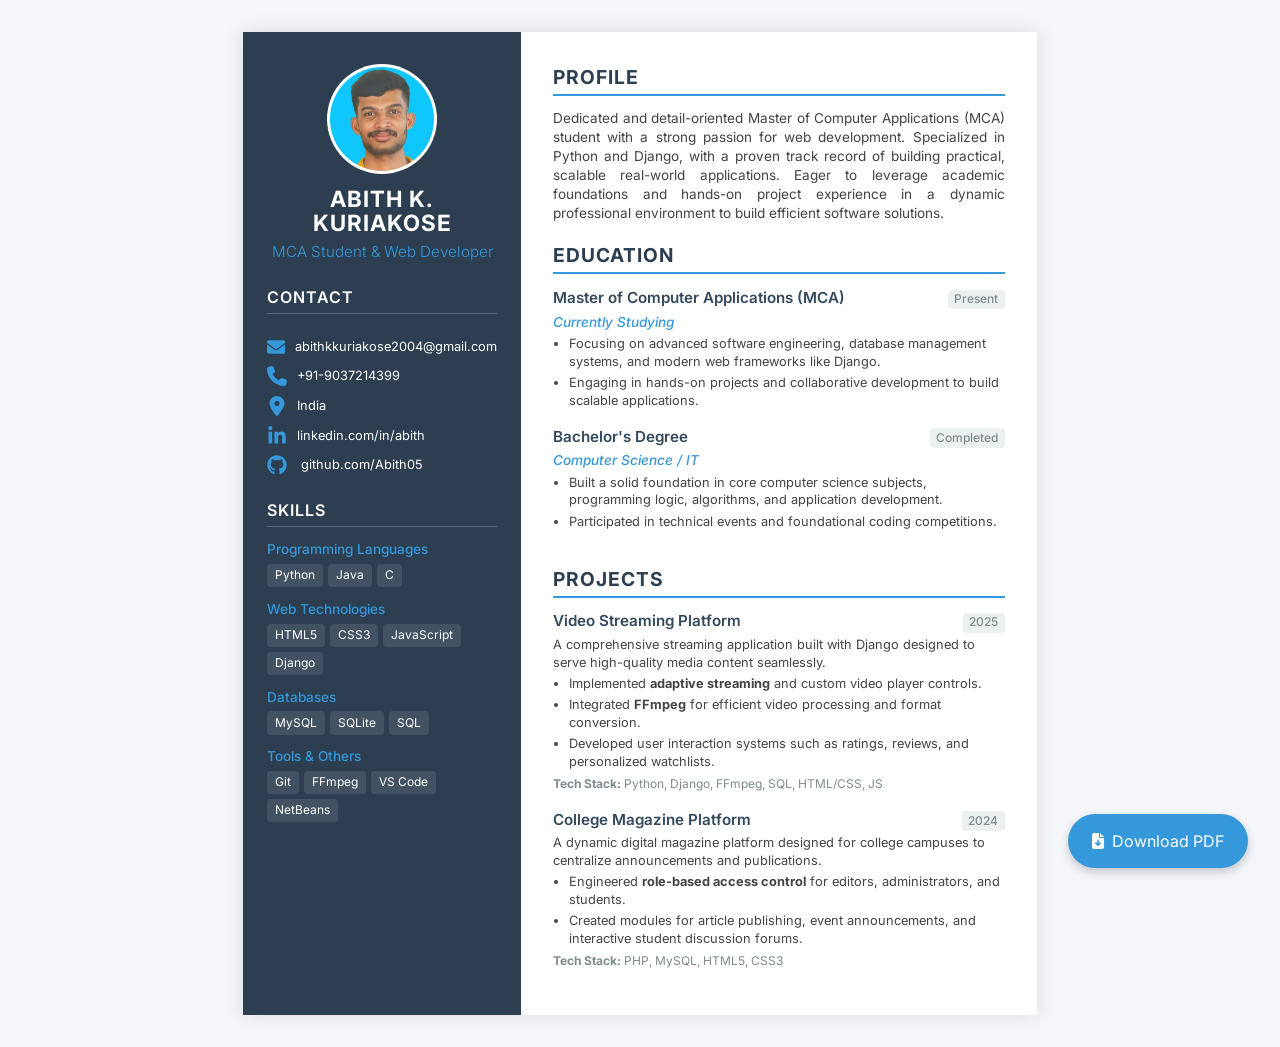
<file: cv.html>
<!DOCTYPE html>
<html lang="en">

<head>
    <meta charset="UTF-8">
    <meta name="viewport" content="width=device-width, initial-scale=1.0">
    <title>Abith K. Kuriakose - CV</title>
    <link href="https://fonts.googleapis.com/css2?family=Inter:wght@300;400;500;600;700&display=swap" rel="stylesheet">
    <link rel="stylesheet" href="https://cdnjs.cloudflare.com/ajax/libs/font-awesome/6.4.0/css/all.min.css">
    <style>
        :root {
            --primary-color: #2c3e50;
            --secondary-color: #34495e;
            --accent-color: #3498db;
            --text-color: #222;
            --light-bg: #ecf0f1;
            --border-color: #bdc3c7;
        }

        * {
            margin: 0;
            padding: 0;
            box-sizing: border-box;
        }

        body {
            font-family: 'Inter', sans-serif;
            color: var(--text-color);
            line-height: 1.4;
            background-color: #f5f6fa;
            padding: 2rem;
            display: flex;
            justify-content: center;
        }

        /* Strict A4 Page Styling */
        .cv-container {
            width: 210mm;
            height: 260mm;
            background: #fff;
            box-shadow: 0 0 20px rgba(0, 0, 0, 0.1);
            display: flex;
            flex-direction: row;
            overflow: hidden;
            position: relative;
        }

        /* Left Column */
        .left-column {
            width: 35%;
            background-color: var(--primary-color);
            color: #fff;
            padding: 2rem 1.5rem;
            display: flex;
            flex-direction: column;
            gap: 1.5rem;
        }

        /* Right Column */
        .right-column {
            width: 65%;
            padding: 2rem;
            background-color: #fff;
            display: flex;
            flex-direction: column;
            gap: 1.2rem;
        }

        /* Profile Section */
        .profile-section {
            text-align: center;
        }

        .profile-image {
            width: 110px;
            height: 110px;
            border-radius: 50%;
            border: 3px solid rgba(255, 255, 255, 0.2);
            margin: 0 auto 0.8rem;
            overflow: hidden;
            background-color: #fff;
        }

        .profile-image img {
            width: 100%;
            height: 100%;
            object-fit: cover;
        }

        .name {
            font-size: 1.4rem;
            font-weight: 700;
            margin-bottom: 0.3rem;
            letter-spacing: 1px;
            line-height: 1.1;
        }

        .title {
            font-size: 0.95rem;
            font-weight: 300;
            color: var(--accent-color);
        }

        /* Contact Details */
        .contact-info {
            display: flex;
            flex-direction: column;
            gap: 0.6rem;
        }

        .contact-item {
            display: flex;
            align-items: center;
            font-size: 0.8rem;
            gap: 0.6rem;
            white-space: nowrap;
        }

        .contact-item .contact-icon {
            width: 20px;
            height: 20px;
            color: var(--accent-color);
        }

        .contact-item a {
            color: #fff;
            text-decoration: none;
            word-break: break-all;
        }

        /* Section Headings */
        .section-heading-left {
            font-size: 1rem;
            text-transform: uppercase;
            letter-spacing: 1px;
            margin-bottom: 0.8rem;
            border-bottom: 1px solid rgba(255, 255, 255, 0.2);
            padding-bottom: 0.3rem;
            font-weight: 600;
        }

        .section-heading-right {
            font-size: 1.2rem;
            text-transform: uppercase;
            letter-spacing: 1px;
            color: var(--primary-color);
            margin-bottom: 0.8rem;
            border-bottom: 2px solid var(--accent-color);
            padding-bottom: 0.2rem;
            font-weight: 700;
        }

        /* Skills */
        .skills-group {
            margin-bottom: 0.8rem;
        }

        .skills-group h4 {
            font-size: 0.85rem;
            margin-bottom: 0.3rem;
            font-weight: 500;
            color: var(--accent-color);
        }

        .skills-list {
            list-style: none;
            display: flex;
            flex-wrap: wrap;
            gap: 0.3rem;
        }

        .skills-list li {
            background: rgba(255, 255, 255, 0.1);
            padding: 0.2rem 0.5rem;
            border-radius: 4px;
            font-size: 0.75rem;
        }

        /* Professional Summary */
        .summary-text {
            font-size: 0.85rem;
            color: #444;
            text-align: justify;
        }

        /* Timeline Items (Education & Experience) */
        .timeline-item {
            margin-bottom: 1rem;
        }

        .timeline-header {
            display: flex;
            justify-content: space-between;
            align-items: baseline;
            margin-bottom: 0.2rem;
        }

        .item-title {
            font-size: 0.95rem;
            font-weight: 600;
            color: var(--secondary-color);
        }

        .item-date {
            font-size: 0.75rem;
            color: #7f8c8d;
            font-weight: 500;
            background: var(--light-bg);
            padding: 0.1rem 0.4rem;
            border-radius: 4px;
        }

        .item-subtitle {
            font-size: 0.85rem;
            font-weight: 500;
            color: var(--accent-color);
            margin-bottom: 0.2rem;
            font-style: italic;
        }

        .item-desc {
            font-size: 0.8rem;
            color: #444;
        }

        .item-desc ul {
            padding-left: 1rem;
            margin-top: 0.2rem;
        }

        .item-desc li {
            margin-bottom: 0.2rem;
        }

        /* Projects */
        .project-item {
            margin-bottom: 1rem;
        }

        .project-tech {
            font-size: 0.75rem;
            color: #7f8c8d;
            margin-top: 0.3rem;
        }

        /* Print Button */
        .print-btn {
            position: fixed;
            bottom: 2rem;
            right: 2rem;
            background: var(--accent-color);
            color: #fff;
            border: none;
            padding: 1rem 1.5rem;
            border-radius: 50px;
            font-size: 1rem;
            cursor: pointer;
            box-shadow: 0 4px 10px rgba(0, 0, 0, 0.2);
            transition: all 0.3s ease;
            z-index: 1000;
            display: flex;
            align-items: center;
            gap: 0.5rem;
        }

        .print-btn:hover {
            background: #2980b9;
            transform: translateY(-2px);
        }

        /* Print Media Query */
        @page {
            size: A4;
            margin: 0;
        }


        /* TO print as pdf format*/
        /* @media print {
            body {
                zoom: 100%;
            }

            .cv-container {
                transform: scale(1);
                transform-origin: top left;
            }
        } */

        @media print {

            html,
            body {
                width: 100%;
                height: 100%;
                margin: 0 !important;
                padding: 0 !important;
                background-color: #fff;
                overflow: hidden !important;
            }

            .cv-container {
                width: 100%;
                height: 100vh;
                margin: 0 !important;
                padding: 0 !important;
                box-shadow: none !important;
                border: none !important;
                overflow: hidden !important;
                display: flex !important;
                flex-direction: row !important;
            }

            /* Drastically reduce sizes to guarantee everything fits inside the 100vh */
            body {
                font-size: 11px;
                line-height: 1.3;
            }

            .left-column {
                padding: 1.5rem 1rem;
                gap: 1rem;
                width: 38%;
            }

            .right-column {
                padding: 1.5rem 1.5rem;
                gap: 1rem;
                width: 62%;
            }

            .profile-image {
                width: 90px;
                height: 90px;
                border-width: 2px;
                margin-bottom: 1rem;
            }

            .name {
                font-size: 18px;
                margin-bottom: 0.2rem;
            }

            .title {
                font-size: 11px;
            }

            .section-heading-left,
            .section-heading-right {
                font-size: 13px;
                margin-bottom: 0.5rem;
                padding-bottom: 0.2rem;
                border-bottom-width: 1px;
            }

            .contact-info {
                gap: 0.3rem;
            }

            .contact-item {
                font-size: 10px;
                gap: 0.5rem;
            }

            .contact-item .contact-icon {
                width: 16px;
                height: 16px;
            }

            .skills-group {
                margin-bottom: 0.5rem;
            }

            .skills-group h4 {
                font-size: 10px;
                margin-bottom: 0.2rem;
            }

            .skills-list {
                gap: 0.2rem;
            }

            .skills-list li {
                font-size: 9px;
                padding: 0.1rem 0.3rem;
            }

            .summary-text {
                font-size: 11px;
                margin-bottom: 0.8rem;
            }

            .timeline-item {
                margin-bottom: 0.8rem;
            }

            .timeline-header {
                margin-bottom: 0.1rem;
            }

            .item-title {
                font-size: 12px;
            }

            .item-date {
                font-size: 9px;
                padding: 0.1rem 0.3rem;
            }

            .item-subtitle {
                font-size: 10px;
                margin-bottom: 0.2rem;
            }

            .item-desc {
                font-size: 10px;
            }

            .item-desc ul {
                margin-top: 0.2rem;
                padding-left: 1rem;
            }

            .item-desc li {
                margin-bottom: 0.1rem;
            }

            .project-item {
                margin-bottom: 0.8rem;
            }

            .project-tech {
                font-size: 9px;
                margin-top: 0.2rem;
            }

            .print-btn {
                display: none !important;
            }

            * {
                -webkit-print-color-adjust: exact !important;
                print-color-adjust: exact !important;
            }
        }

        /* Responsive */
        @media screen and (max-width: 768px) {
            .cv-container {
                flex-direction: column;
                height: auto;
                width: 100%;
            }

            .left-column,
            .right-column {
                width: 100%;
            }
        }
    </style>
</head>

<body>

    <a href="abith_resume.pdf" class="print-btn" download style="text-decoration: none;">
        <i class="fas fa-file-download"></i> Download PDF
    </a>

    <div class="cv-container">
        <!-- Left Sidebar -->
        <div class="left-column">
            <div class="profile-section">
                <div class="profile-image">
                    <!-- Replace with your actual profile image if you have one locally, else leave fallback -->
                    <img src="profile.jpg" alt="Profile Picture"
                        onerror="this.src='https://ui-avatars.com/api/?name=Abith+K+Kuriakose&background=ecf0f1&color=2c3e50&size=150'">
                </div>
                <h1 class="name">ABITH K.<br>KURIAKOSE</h1>
                <div class="title">MCA Student & Web Developer</div>
            </div>

            <div class="contact-info">
                <h3 class="section-heading-left">Contact</h3>
                <div class="contact-item">
                    <svg class="contact-icon" viewBox="0 0 512 512" fill="currentColor">
                        <path
                            d="M48 64C21.5 64 0 85.5 0 112c0 15.1 7.1 29.3 19.2 38.4L236.8 313.6c11.4 8.5 27 8.5 38.4 0L492.8 150.4c12.1-9.1 19.2-23.3 19.2-38.4c0-26.5-21.5-48-48-48H48zM0 176V384c0 35.3 28.7 64 64 64H448c35.3 0 64-28.7 64-64V176L294.4 339.2c-22.8 17.1-54 17.1-76.8 0L0 176z" />
                    </svg>
                    <a href="mailto:abithkkuriakose2004@gmail.com">abithkkuriakose2004@gmail.com</a>
                </div>
                <div class="contact-item">
                    <svg class="contact-icon" viewBox="0 0 512 512" fill="currentColor">
                        <path
                            d="M164.9 24.6c-7.7-18.6-28-28.5-47.4-23.2l-88 24C12.1 30.2 0 46 0 64C0 311.4 200.6 512 448 512c18 0 33.8-12.1 38.6-29.5l24-88c5.3-19.4-4.6-39.7-23.2-47.4l-96-40c-16.3-6.8-35.2-2.1-46.3 11.6L304.7 368C234.3 334.7 177.3 277.7 144 207.3L193.3 167c13.7-11.2 18.4-30 11.6-46.3l-40-96z" />
                    </svg>
                    <span>+91-9037214399</span> <!-- Update with real phone number -->
                </div>
                <div class="contact-item">
                    <svg class="contact-icon" viewBox="0 0 384 512" fill="currentColor">
                        <path
                            d="M215.7 499.2C267 435 384 279.4 384 192C384 86 298 0 192 0S0 86 0 192c0 87.4 117 243 168.3 307.2c12.3 15.3 35.1 15.3 47.4 0zM192 128a64 64 0 1 1 0 128 64 64 0 1 1 0-128z" />
                    </svg>
                    <span>India</span>
                </div>
                <div class="contact-item">
                    <svg class="contact-icon" viewBox="0 0 448 512" fill="currentColor">
                        <path
                            d="M100.3 448H7.4V148.9h92.9zM53.8 108.1C24.1 108.1 0 83.5 0 53.8a53.8 53.8 0 0 1 107.6 0c0 29.7-24.1 54.3-53.8 54.3zM447.9 448h-92.7V302.4c0-34.7-.7-79.2-48.3-79.2-48.3 0-55.7 37.7-55.7 76.7V448h-92.8V148.9h89.1v40.8h1.3c12.4-23.5 42.7-48.3 87.9-48.3 94 0 111.3 61.9 111.3 142.3V448z" />
                    </svg>
                    <a href="https://linkedin.com/in/abith-k-kuriakose-249a2b2a4/"
                        target="_blank">linkedin.com/in/abith</a>
                </div>
                <div class="contact-item">
                    <svg class="contact-icon" viewBox="0 0 496 512" fill="currentColor">
                        <path
                            d="M165.9 397.4c0 2-2.3 3.6-5.2 3.6-3.3 .3-5.6-1.3-5.6-3.6 0-2 2.3-3.6 5.2-3.6 3-.3 5.6 1.3 5.6 3.6zm-31.1-4.5c-.7 2 1.3 4.3 4.3 4.9 2.6 1 5.6 0 6.2-2s-1.3-4.3-4.3-5.2c-2.6-.7-5.5 .3-6.2 2.3zm44.2-1.7c-2.9 .7-4.9 2.6-4.6 4.9 .3 2 2.9 3.3 5.9 2.6 2.9-.7 4.9-2.6 4.6-4.6-.3-1.9-3-3.2-5.9-2.9zM244.8 8C106.1 8 0 113.3 0 252c0 110.9 69.8 205.8 169.5 239.2 12.8 2.3 17.3-5.6 17.3-12.1 0-6.2-.3-40.4-.3-61.4 0 0-70 15-84.7-29.8 0 0-11.4-29.1-27.8-36.6 0 0-22.9-15.7 1.6-15.4 0 0 24.9 2 38.6 25.8 21.9 38.6 58.6 27.5 72.9 20.9 2.3-16 8.8-27.1 16-33.7-55.9-6.2-112.3-14.3-112.3-110.5 0-27.5 7.6-41.3 23.6-58.9-2.6-6.5-11.1-33.3 2.6-67.9 20.9-6.5 69 27 69 27 20-5.6 41.5-8.5 62.8-8.5s42.8 2.9 62.8 8.5c0 0 48.1-33.6 69-27 13.7 34.7 5.2 61.4 2.6 67.9 16 17.7 25.8 31.5 25.8 58.9 0 96.5-58.9 104.2-114.8 110.5 9.2 7.9 17 22.9 17 46.4 0 33.7-.3 75.4-.3 83.6 0 6.5 4.6 14.4 17.3 12.1C428.2 457.8 496 362.9 496 252 496 113.3 383.5 8 244.8 8zM97.2 352.9c-1.3 1-1 3.3 .7 5.2 1.6 1.6 3.9 2.3 5.2 1 1.3-1 1-3.3-.7-5.2-1.6-1.6-3.9-2.3-5.2-1zm-10.8-8.1c-.7 1.3 .3 2.9 2.3 3.9 1.6 1 3.6 .7 4.3-.7 .7-1.3-.3-2.9-2.3-3.9-2-.6-3.6-.3-4.3 .7zm32.4 35.6c-1.6 1.3-1 4.3 1.3 6.2 2.3 2.3 5.2 2.6 6.5 1 1.3-1.3 .7-4.3-1.3-6.2-2.2-2.3-5.2-2.6-6.5-1zm-11.4-14.7c-1.6 1-1.6 3.6 0 5.9 1.6 2.3 4.3 3.3 5.6 2.3 1.6-1.3 1.6-3.9 0-6.2-1.4-2.3-4-3.3-5.6-2z" />
                    </svg>
                    <a href="https://github.com/Abith05" target="_blank">&nbsp;github.com/Abith05</a>
                </div>
            </div>

            <div class="skills-section">
                <h3 class="section-heading-left">Skills</h3>

                <div class="skills-group">
                    <h4>Programming Languages</h4>
                    <ul class="skills-list">
                        <li>Python</li>
                        <li>Java</li>
                        <li>C</li>
                    </ul>
                </div>

                <div class="skills-group">
                    <h4>Web Technologies</h4>
                    <ul class="skills-list">
                        <li>HTML5</li>
                        <li>CSS3</li>
                        <li>JavaScript</li>
                        <li>Django</li>
                    </ul>
                </div>

                <div class="skills-group">
                    <h4>Databases</h4>
                    <ul class="skills-list">
                        <li>MySQL</li>
                        <li>SQLite</li>
                        <li>SQL</li>
                    </ul>
                </div>

                <div class="skills-group">
                    <h4>Tools & Others</h4>
                    <ul class="skills-list">
                        <li>Git</li>
                        <li>FFmpeg</li>
                        <li>VS Code</li>
                        <li>NetBeans</li>
                    </ul>
                </div>
            </div>

            <!-- <div class="certifications-section" style="margin-top: 2rem;">
                <h3 class="section-heading-left">Achievements</h3>
                <ul class="skills-list" style="flex-direction: column;">
                    <li>🏆 1st Place College Hackathon 2025</li>
                    <li>📜 AWS Cloud Practitioner (Placeholder)</li>
                    <li>🎓 Python for Data Science (Coursera)</li>
                </ul>
            </div> -->
        </div>

        <!-- Right Content Area -->
        <div class="right-column">

            <section>
                <h2 class="section-heading-right">Profile</h2>
                <p class="summary-text">
                    Dedicated and detail-oriented Master of Computer Applications (MCA) student with a strong passion
                    for web development. Specialized in Python and Django, with a proven track record of building
                    practical, scalable real-world applications. Eager to leverage academic foundations and hands-on
                    project experience in a dynamic professional environment to build efficient software solutions.
                </p>
            </section>

            <section>
                <h2 class="section-heading-right">Education</h2>

                <div class="timeline-item">
                    <div class="timeline-header">
                        <div class="item-title">Master of Computer Applications (MCA)</div>
                        <div class="item-date">Present</div>
                    </div>
                    <div class="item-subtitle">Currently Studying</div>
                    <div class="item-desc">
                        <ul>
                            <li>Focusing on advanced software engineering, database management systems, and modern web
                                frameworks like Django.</li>
                            <li>Engaging in hands-on projects and collaborative development to build scalable
                                applications.</li>
                        </ul>
                    </div>
                </div>

                <div class="timeline-item">
                    <div class="timeline-header">
                        <div class="item-title">Bachelor's Degree</div>
                        <div class="item-date">Completed</div>
                    </div>
                    <div class="item-subtitle">Computer Science / IT</div>
                    <div class="item-desc">
                        <ul>
                            <li>Built a solid foundation in core computer science subjects, programming logic,
                                algorithms, and application development.</li>
                            <li>Participated in technical events and foundational coding competitions.</li>
                        </ul>
                    </div>
                </div>
            </section>

            <section>
                <h2 class="section-heading-right">Projects</h2>

                <div class="timeline-item project-item">
                    <div class="timeline-header">
                        <div class="item-title">Video Streaming Platform</div>
                        <div class="item-date">2025</div>
                    </div>
                    <div class="item-desc">
                        <p>A comprehensive streaming application built with Django designed to serve high-quality media
                            content seamlessly.</p>
                        <ul>
                            <li>Implemented <strong>adaptive streaming</strong> and custom video player controls.</li>
                            <li>Integrated <strong>FFmpeg</strong> for efficient video processing and format conversion.
                            </li>
                            <li>Developed user interaction systems such as ratings, reviews, and personalized
                                watchlists.</li>
                        </ul>
                        <div class="project-tech"><strong>Tech Stack:</strong> Python, Django, FFmpeg, SQL, HTML/CSS, JS
                        </div>
                    </div>
                </div>

                <div class="timeline-item project-item">
                    <div class="timeline-header">
                        <div class="item-title">College Magazine Platform</div>
                        <div class="item-date">2024</div>
                    </div>
                    <div class="item-desc">
                        <p>A dynamic digital magazine platform designed for college campuses to centralize announcements
                            and publications.</p>
                        <ul>
                            <li>Engineered <strong>role-based access control</strong> for editors, administrators, and
                                students.</li>
                            <li>Created modules for article publishing, event announcements, and interactive student
                                discussion forums.</li>
                        </ul>
                        <div class="project-tech"><strong>Tech Stack:</strong> PHP, MySQL, HTML5, CSS3</div>
                    </div>
                </div>
            </section>
        </div>
    </div>
</body>

</html>
</file>
